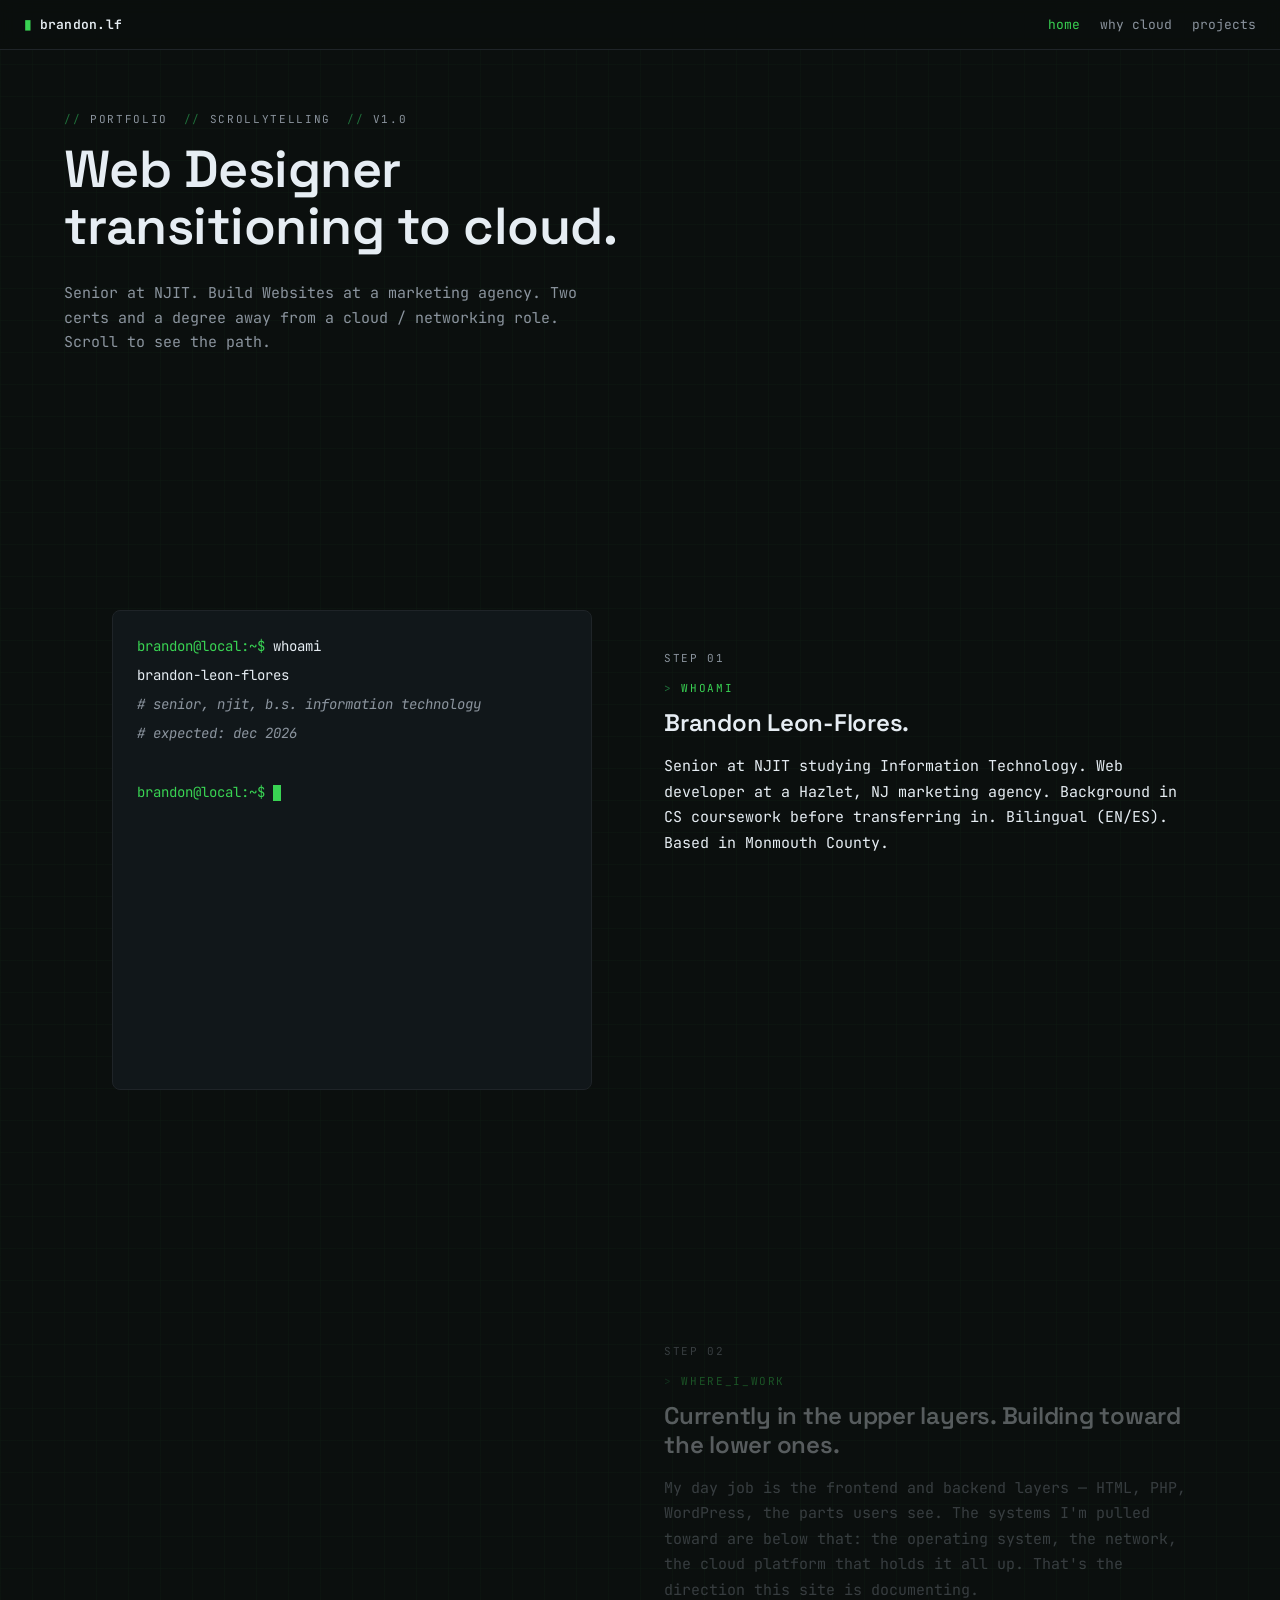
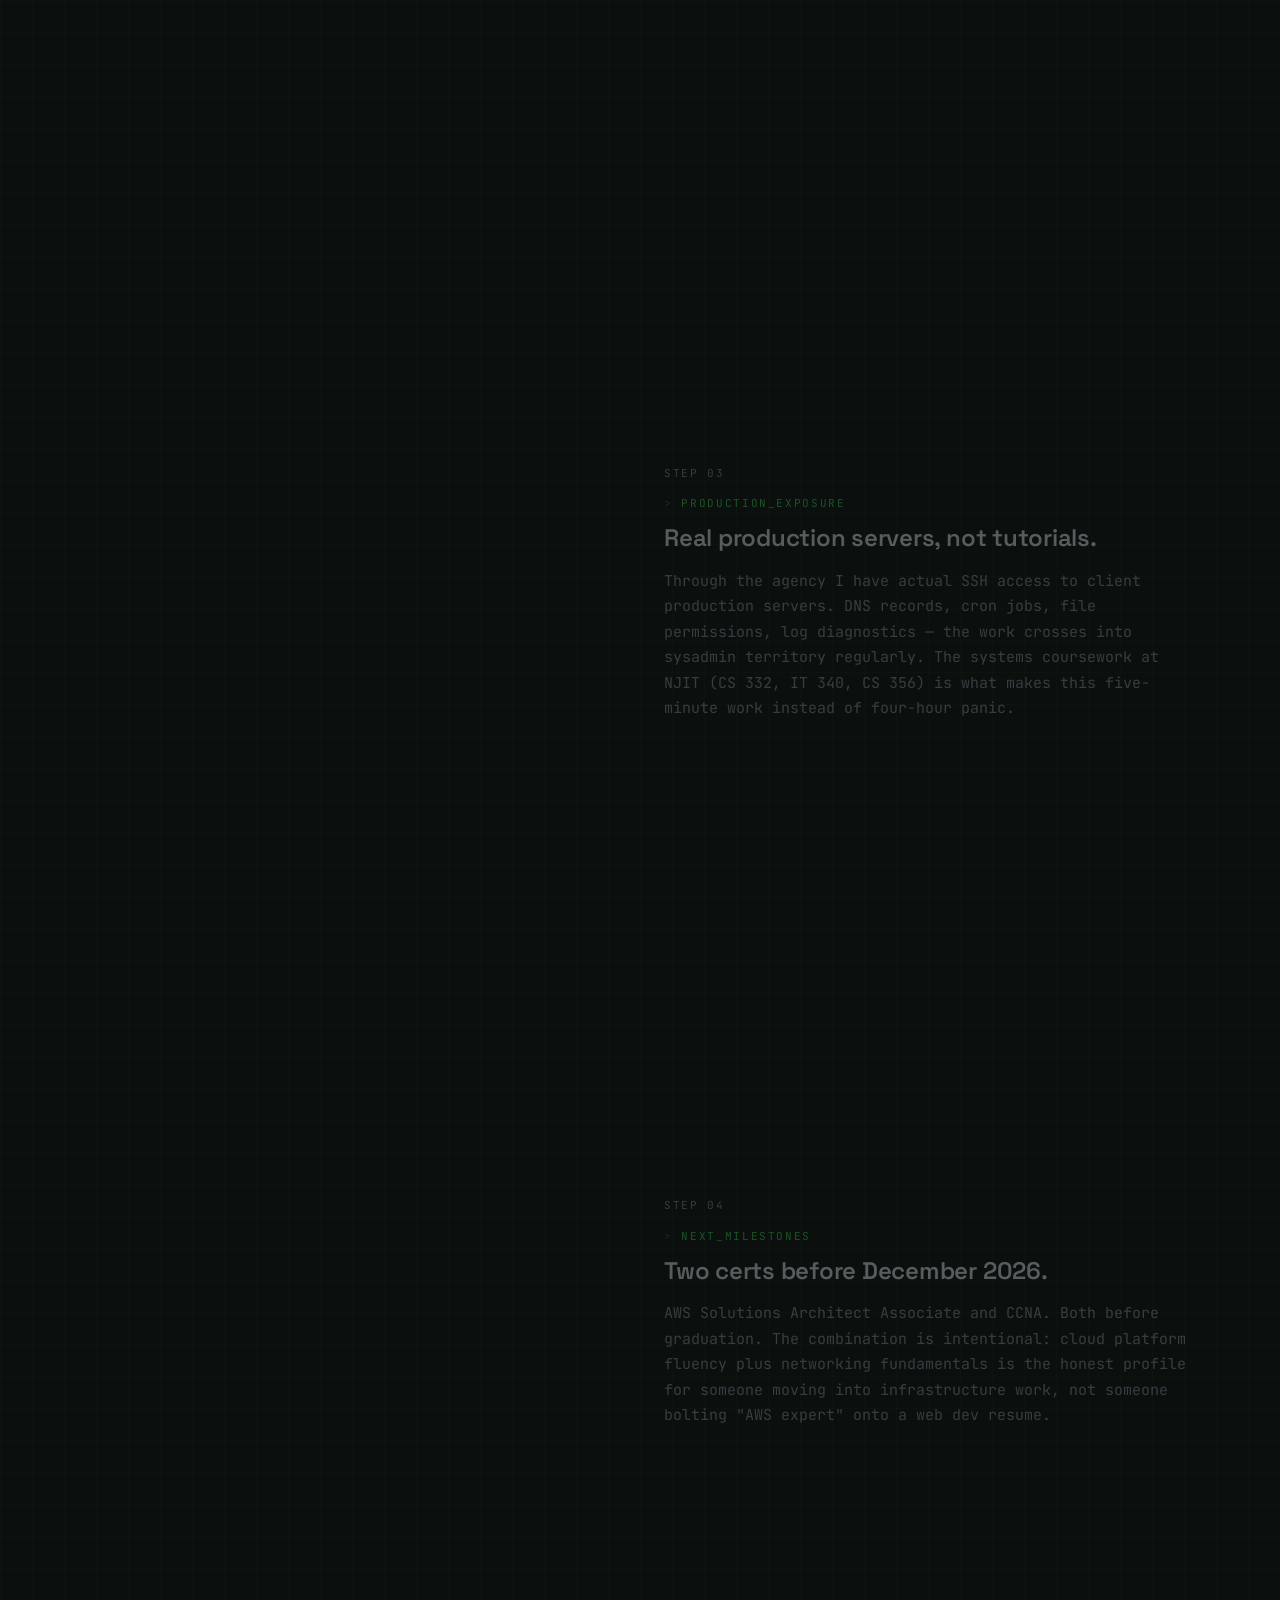
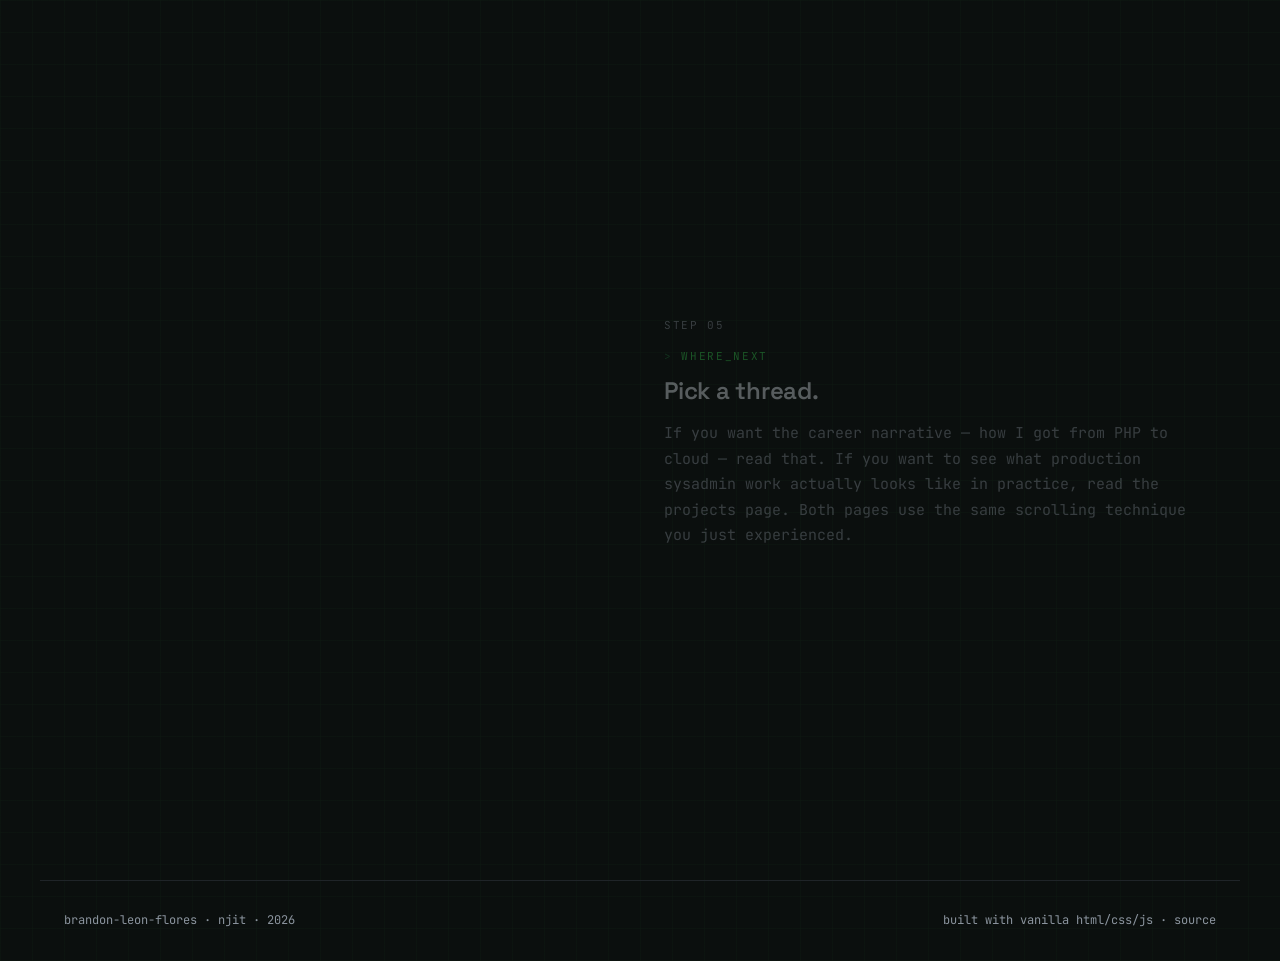
<file: index.html>
<!doctype html>
<html lang="en">
<head>
<meta charset="utf-8" />
<meta name="viewport" content="width=device-width, initial-scale=1" />
<title>Brandon Leon-Flores — Web → Cloud</title>
<meta name="description" content="Senior IT student at NJIT transitioning from web development toward cloud and networking infrastructure." />
<link rel="preconnect" href="https://fonts.googleapis.com" />
<link rel="preconnect" href="https://fonts.gstatic.com" crossorigin />
<link href="https://fonts.googleapis.com/css2?family=JetBrains+Mono:wght@400;500;600&family=Space+Grotesk:wght@500;600;700&display=swap" rel="stylesheet" />
<link rel="stylesheet" href="styles.css" />
</head>
<body>

<header class="topbar">
  <a href="index.html" class="topbar__brand">brandon.lf</a>
  <nav class="topbar__nav" aria-label="Main">
    <a href="index.html" class="active">home</a>
    <a href="why-cloud.html">why cloud</a>
    <a href="projects.html">projects</a>
  </nav>
</header>

<section class="intro">
  <div class="intro__meta">
    <span>portfolio</span>
    <span>scrollytelling </span>
    <span>v1.0</span>
  </div>
  <h1>Web Designer<br />transitioning to cloud.</h1>
  <p style="color: var(--text-dim); max-width: 60ch;">
    Senior at NJIT. Build Websites at a marketing agency. Two certs and a degree away from a cloud / networking role. Scroll to see the path.
  </p>
</section>

<section class="scrolly" aria-label="Story sequence">

  <!-- Sticky visual column -->
  <div class="scrolly__sticky">
    <div class="scrolly__visual">

      <!-- Step 1: terminal whoami -->
      <div class="visual-state" data-state="1">
        <div class="terminal">
          <div class="terminal__line"><span class="terminal__prompt">brandon@local:~$</span> whoami</div>
          <div class="terminal__line">brandon-leon-flores</div>
          <div class="terminal__line"><span class="terminal__comment"># senior, njit, b.s. information technology</span></div>
          <div class="terminal__line"><span class="terminal__comment"># expected: dec 2026</span></div>
          <div class="terminal__line">&nbsp;</div>
          <div class="terminal__line"><span class="terminal__prompt">brandon@local:~$</span> <span class="terminal__cursor"></span></div>
        </div>
      </div>

      <!-- Step 2: stack -->
      <div class="visual-state" data-state="2">
        <div class="stack" aria-label="Tech stack focus">
          <div class="stack__layer">Frontend &nbsp;·&nbsp; HTML / CSS / JS</div>
          <div class="stack__layer">Backend &nbsp;·&nbsp; PHP / WordPress / Spring</div>
          <div class="stack__layer highlight">Operating System &nbsp;·&nbsp; Linux / sysadmin</div>
          <div class="stack__layer highlight">Network &nbsp;·&nbsp; DNS / routing / wireless</div>
          <div class="stack__layer highlight">Cloud &nbsp;·&nbsp; AWS (in progress)</div>
        </div>
      </div>

      <!-- Step 3: production server -->
      <div class="visual-state" data-state="3">
        <div class="terminal">
          <div class="terminal__line"><span class="terminal__prompt">user@prod-www:~$</span> crontab -l</div>
          <div class="terminal__line">0 3 * * *  /usr/local/bin/backup.sh</div>
          <div class="terminal__line">15 * * * * /usr/local/bin/cache-clear.sh</div>
          <div class="terminal__line">&nbsp;</div>
          <div class="terminal__line"><span class="terminal__prompt">user@prod-www:~$</span> dig client.com MX</div>
          <div class="terminal__line"><span class="terminal__comment">;; ANSWER SECTION:</span></div>
          <div class="terminal__line">client.com. 3600 IN MX 10 mail.client.com.</div>
          <div class="terminal__line">&nbsp;</div>
          <div class="terminal__line"><span class="terminal__prompt">user@prod-www:~$</span> <span class="terminal__cursor"></span></div>
        </div>
      </div>

      <!-- Step 4: certs -->
      <div class="visual-state" data-state="4">
        <div class="certs">
          <div class="cert">
            <div class="cert__name">AWS SAA</div>
            <div class="cert__org">Solutions Architect Associate</div>
            <div class="cert__status">in progress</div>
            <div class="cert__bar"><div class="cert__bar-fill" style="width: 35%"></div></div>
          </div>
          <div class="cert">
            <div class="cert__name">CCNA</div>
            <div class="cert__org">Cisco Certified Network Associate</div>
            <div class="cert__status">in progress</div>
            <div class="cert__bar"><div class="cert__bar-fill" style="width: 20%"></div></div>
          </div>
        </div>
      </div>

      <!-- Step 5: CTA -->
      <div class="visual-state" data-state="5">
        <div class="cta-card">
          <h3>Two ways forward</h3>
          <p style="color: var(--text-dim); font-size: 13px; margin-bottom: 0;">Pick the one you want to read.</p>
          <div class="cta-card__links">
            <a href="why-cloud.html" data-link-to="why-cloud.html">→ The career narrative</a>
            <a href="projects.html" data-link-to="projects.html">→ One project in detail</a>
          </div>
        </div>
      </div>

    </div>
  </div>

  <!-- Scrolling steps column -->
  <div class="scrolly__steps">

    <div class="step" id="step-1" data-step="1">
      <div class="step__num">01</div>
      <div class="section-label">whoami</div>
      <h2 class="step__title">Brandon Leon-Flores.</h2>
      <p class="step__body">Senior at NJIT studying Information Technology. Web developer at a Hazlet, NJ marketing agency. Background in CS coursework before transferring in. Bilingual (EN/ES). Based in Monmouth County.</p>
    </div>

    <div class="step" id="step-2" data-step="2">
      <div class="step__num">02</div>
      <div class="section-label">where_i_work</div>
      <h2 class="step__title">Currently in the upper layers. Building toward the lower ones.</h2>
      <p class="step__body">My day job is the frontend and backend layers — HTML, PHP, WordPress, the parts users see. The systems I'm pulled toward are below that: the operating system, the network, the cloud platform that holds it all up. That's the direction this site is documenting.</p>
    </div>

    <div class="step" id="step-3" data-step="3">
      <div class="step__num">03</div>
      <div class="section-label">production_exposure</div>
      <h2 class="step__title">Real production servers, not tutorials.</h2>
      <p class="step__body">Through the agency I have actual SSH access to client production servers. DNS records, cron jobs, file permissions, log diagnostics — the work crosses into sysadmin territory regularly. The systems coursework at NJIT (CS 332, IT 340, CS 356) is what makes this five-minute work instead of four-hour panic.</p>
    </div>

    <div class="step" id="step-4" data-step="4">
      <div class="step__num">04</div>
      <div class="section-label">next_milestones</div>
      <h2 class="step__title">Two certs before December 2026.</h2>
      <p class="step__body">AWS Solutions Architect Associate and CCNA. Both before graduation. The combination is intentional: cloud platform fluency plus networking fundamentals is the honest profile for someone moving into infrastructure work, not someone bolting "AWS expert" onto a web dev resume.</p>
    </div>

    <div class="step" id="step-5" data-step="5">
      <div class="step__num">05</div>
      <div class="section-label">where_next</div>
      <h2 class="step__title">Pick a thread.</h2>
      <p class="step__body">If you want the career narrative — how I got from PHP to cloud — read that. If you want to see what production sysadmin work actually looks like in practice, read the projects page. Both pages use the same scrolling technique you just experienced.</p>
    </div>

  </div>
</section>

<footer class="footer">
  <div>brandon-leon-flores · njit · 2026</div>
  <div>built with vanilla html/css/js · <a href="https://github.com" style="color: var(--text-dim); border: none;">source</a></div>
</footer>

<script src="scrolly.js"></script>
</body>
</html>
</file>
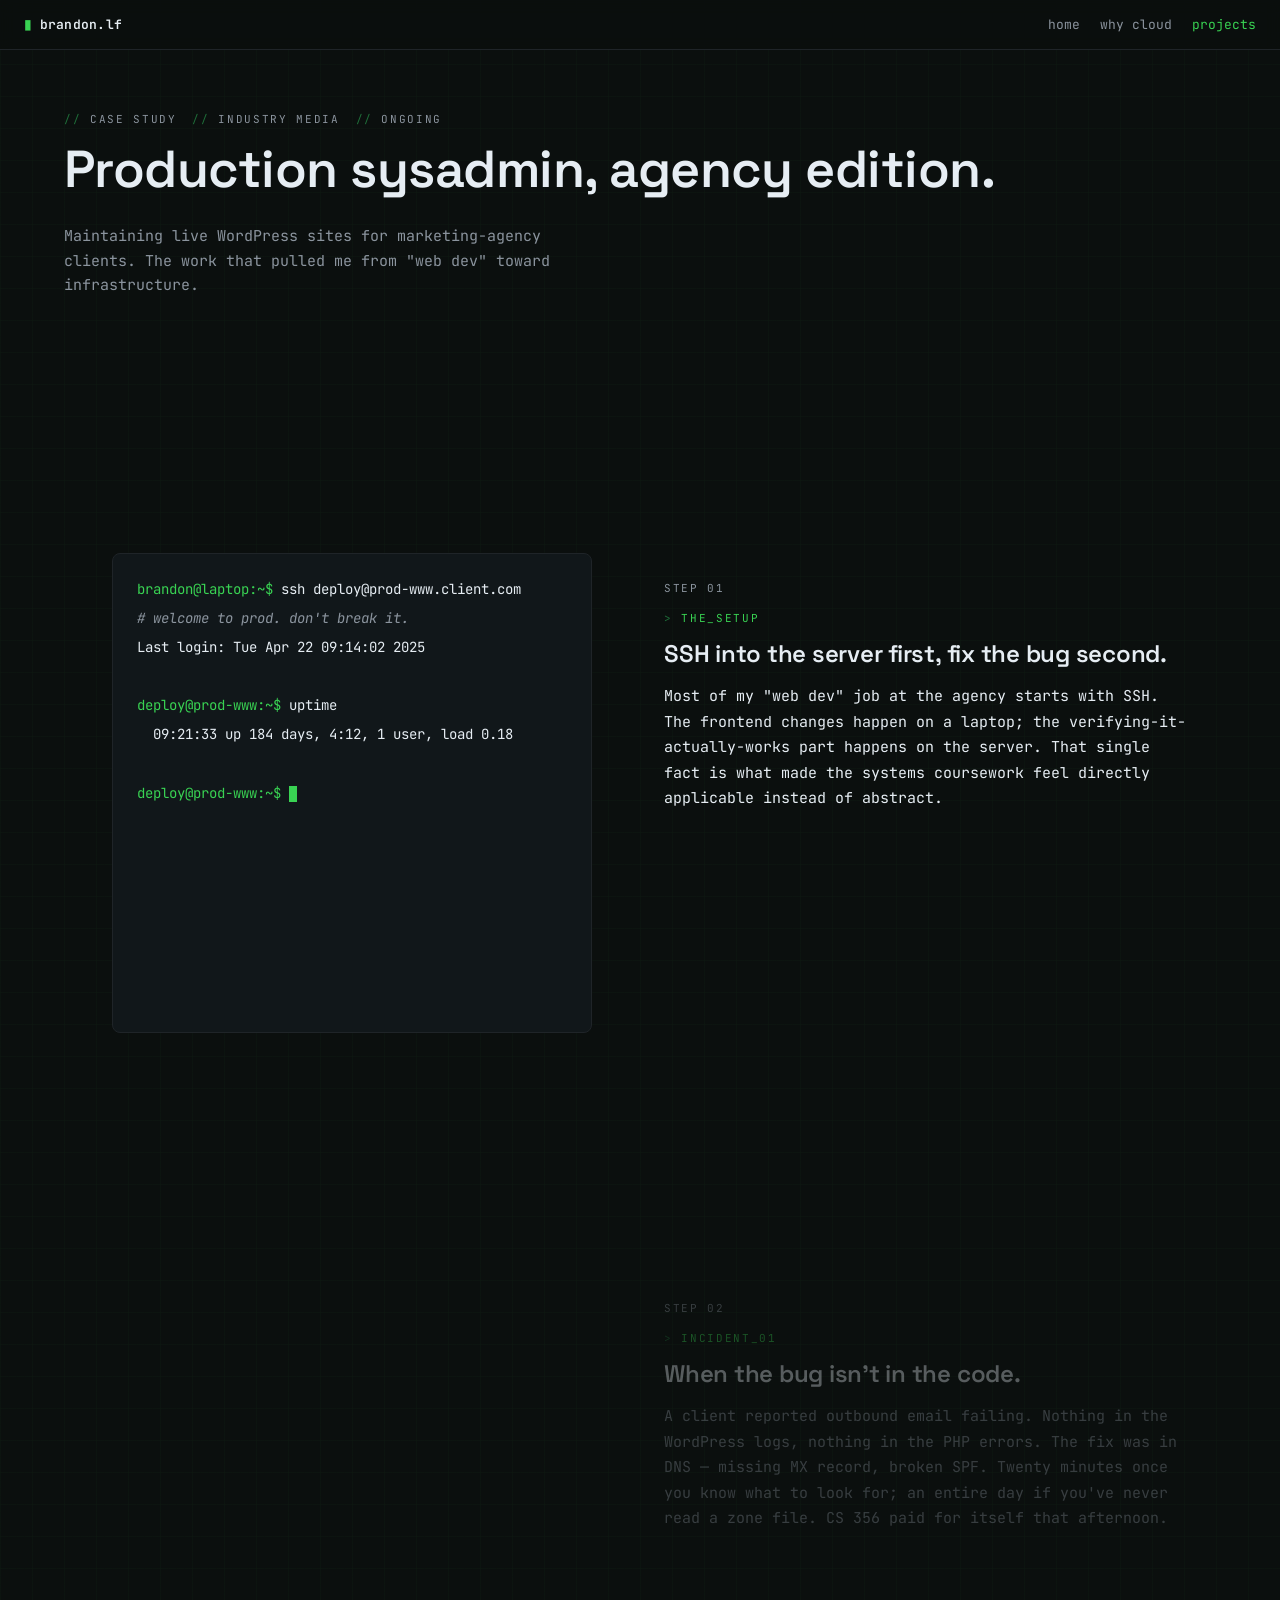
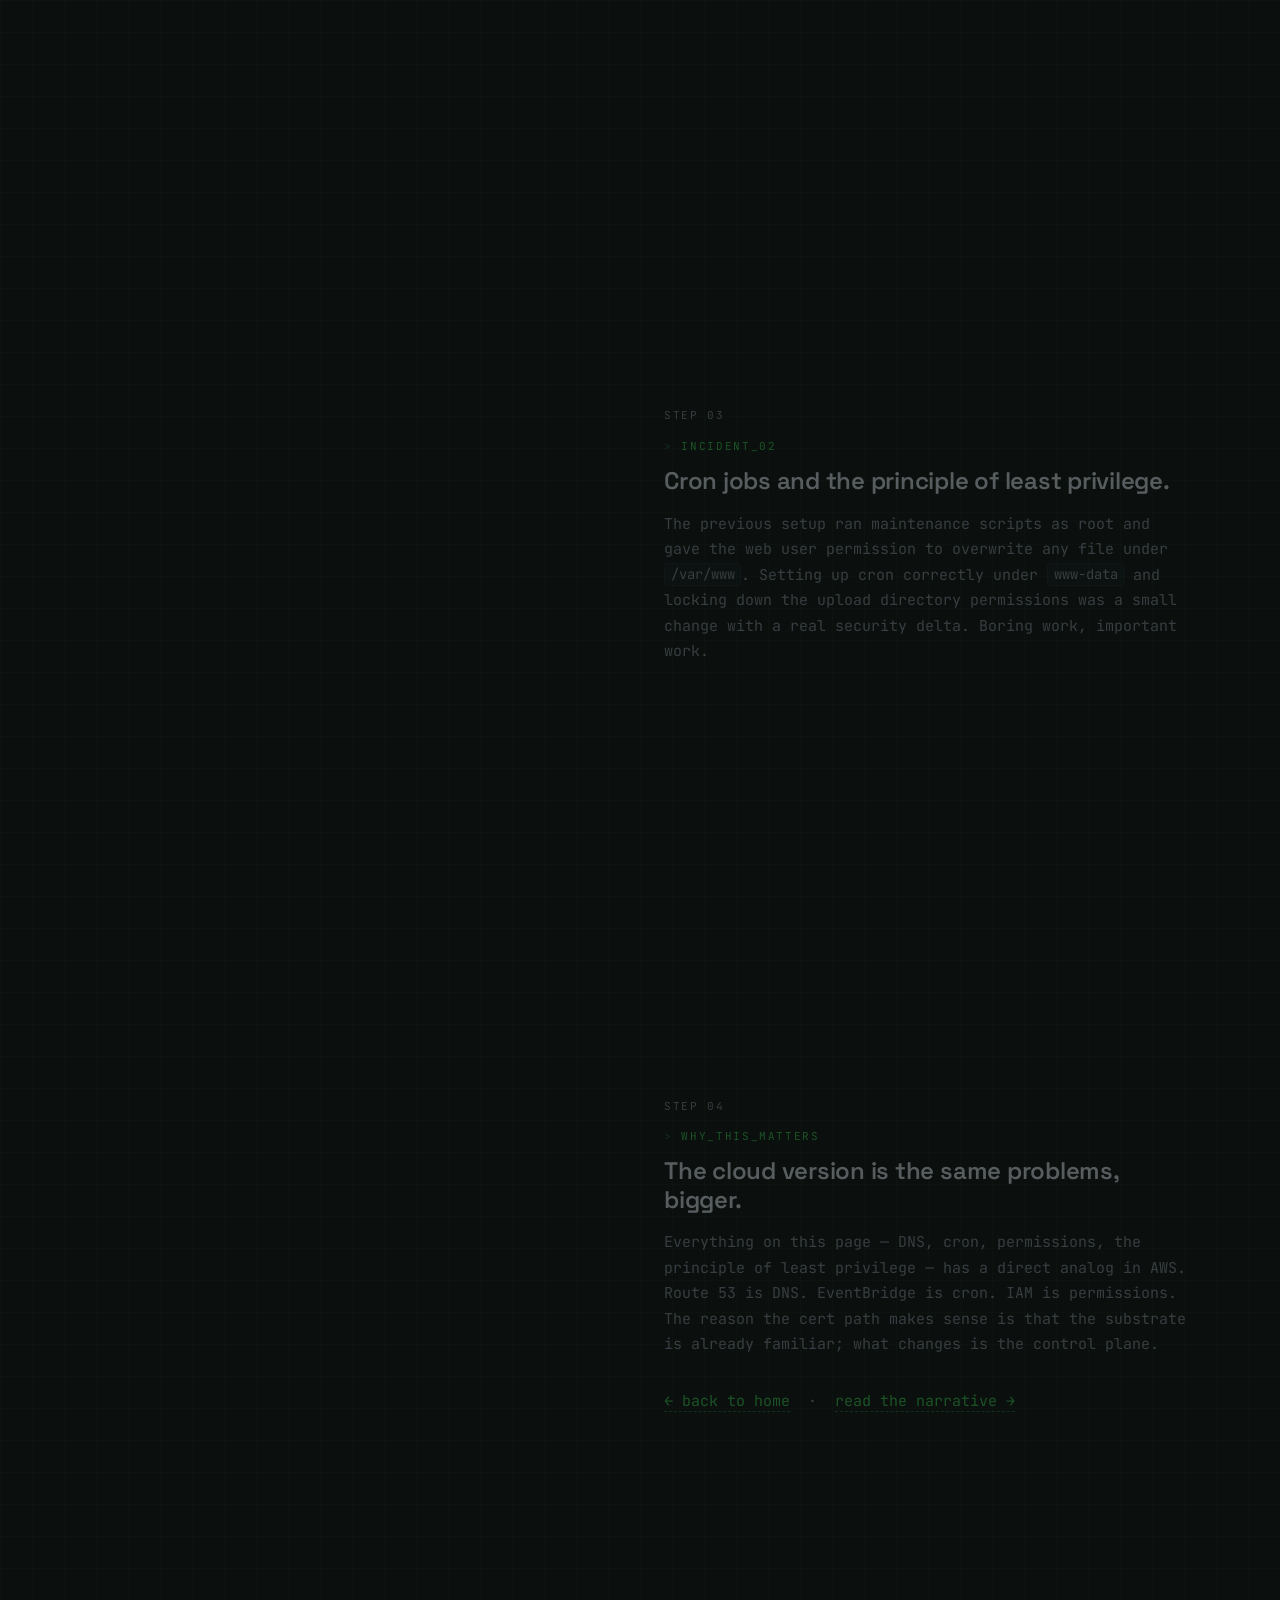
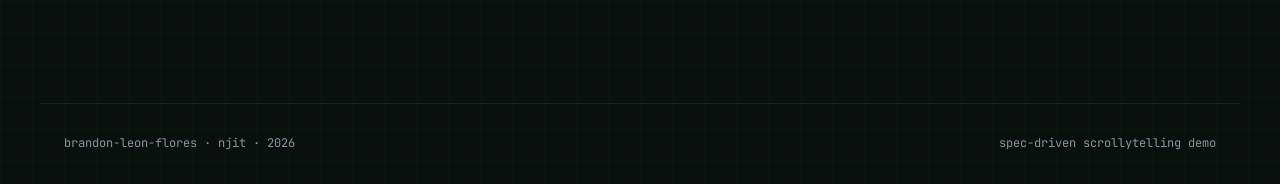
<file: projects.html>
<!doctype html>
<html lang="en">
<head>
<meta charset="utf-8" />
<meta name="viewport" content="width=device-width, initial-scale=1" />
<title>Projects — Brandon Leon-Flores</title>
<meta name="description" content="Production sysadmin work at Industry Media — a focused case study." />
<link rel="preconnect" href="https://fonts.googleapis.com" />
<link rel="preconnect" href="https://fonts.gstatic.com" crossorigin />
<link href="https://fonts.googleapis.com/css2?family=JetBrains+Mono:wght@400;500;600&family=Space+Grotesk:wght@500;600;700&display=swap" rel="stylesheet" />
<link rel="stylesheet" href="styles.css" />
</head>
<body>

<header class="topbar">
  <a href="index.html" class="topbar__brand">brandon.lf</a>
  <nav class="topbar__nav" aria-label="Main">
    <a href="index.html">home</a>
    <a href="why-cloud.html">why cloud</a>
    <a href="projects.html" class="active">projects</a>
  </nav>
</header>

<section class="intro">
  <div class="intro__meta">
    <span>case study</span>
    <span>industry media</span>
    <span>ongoing</span>
  </div>
  <h1>Production sysadmin, agency edition.</h1>
  <p style="color: var(--text-dim); max-width: 60ch;">
    Maintaining live WordPress sites for marketing-agency clients. The work that pulled me from "web dev" toward infrastructure.
  </p>
</section>

<section class="scrolly" aria-label="Project case study">

  <div class="scrolly__sticky">
    <div class="scrolly__visual">

      <!-- Step 1: SSH into prod -->
      <div class="visual-state" data-state="1">
        <div class="terminal">
          <div class="terminal__line"><span class="terminal__prompt">brandon@laptop:~$</span> ssh deploy@prod-www.client.com</div>
          <div class="terminal__line"><span class="terminal__comment"># welcome to prod. don't break it.</span></div>
          <div class="terminal__line">Last login: Tue Apr 22 09:14:02 2025</div>
          <div class="terminal__line">&nbsp;</div>
          <div class="terminal__line"><span class="terminal__prompt">deploy@prod-www:~$</span> uptime</div>
          <div class="terminal__line">&nbsp; 09:21:33 up 184 days,  4:12,  1 user,  load 0.18</div>
          <div class="terminal__line">&nbsp;</div>
          <div class="terminal__line"><span class="terminal__prompt">deploy@prod-www:~$</span> <span class="terminal__cursor"></span></div>
        </div>
      </div>

      <!-- Step 2: DNS records -->
      <div class="visual-state" data-state="2">
        <div class="code-block"><span class="com">; client.com — fixing email delivery</span>
<span class="com">; symptom: outbound mail bouncing</span>

client.com.       3600  IN  <span class="kw">A</span>     <span class="str">192.0.2.45</span>
client.com.       3600  IN  <span class="kw">MX</span>  10 <span class="str">mail.client.com.</span>
client.com.       3600  IN  <span class="kw">TXT</span>   <span class="str">"v=spf1 include:_spf.google.com ~all"</span>
mail.client.com.  3600  IN  <span class="kw">A</span>     <span class="str">192.0.2.46</span>

<span class="com">; root cause: missing MX, SPF mismatch</span>
<span class="com">; fix time: ~10 min once you can read DNS</span></div>
      </div>

      <!-- Step 3: cron + perms -->
      <div class="visual-state" data-state="3">
        <div class="code-block"><span class="com"># /etc/cron.d/site-maintenance</span>
<span class="com"># run as the web user, not root</span>

<span class="kw">0 3</span>   * * *  www-data  /usr/local/bin/backup-site.sh
<span class="kw">15 *</span>  * * *  www-data  /usr/local/bin/clear-cache.sh
<span class="kw">30 4</span>  * * 0  www-data  /usr/local/bin/log-rotate.sh

<span class="com"># tighten upload dir perms</span>
<span class="kw">$</span> chown -R www-data:www-data /var/www/site/uploads
<span class="kw">$</span> find /var/www/site/uploads -type f -exec chmod 644 {} \;
<span class="kw">$</span> find /var/www/site/uploads -type d -exec chmod 755 {} \;</div>
      </div>

      <!-- Step 4: summary -->
      <div class="visual-state" data-state="4">
        <div class="summary">
          <div class="section-label">takeaway</div>
          <h3>What this taught me.</h3>
          <p>Production servers don't care how clean your code is. They care whether the cron actually ran, whether the permissions actually let the web user write to that directory, whether DNS actually propagated. Same skills, applied at small scale. The cloud version is the same problems with more zeros — and a control plane.</p>
        </div>
      </div>

    </div>
  </div>

  <div class="scrolly__steps">

    <div class="step" id="step-1" data-step="1">
      <div class="step__num">01</div>
      <div class="section-label">the_setup</div>
      <h2 class="step__title">SSH into the server first, fix the bug second.</h2>
      <p class="step__body">Most of my "web dev" job at the agency starts with SSH. The frontend changes happen on a laptop; the verifying-it-actually-works part happens on the server. That single fact is what made the systems coursework feel directly applicable instead of abstract.</p>
    </div>

    <div class="step" id="step-2" data-step="2">
      <div class="step__num">02</div>
      <div class="section-label">incident_01</div>
      <h2 class="step__title">When the bug isn't in the code.</h2>
      <p class="step__body">A client reported outbound email failing. Nothing in the WordPress logs, nothing in the PHP errors. The fix was in DNS — missing MX record, broken SPF. Twenty minutes once you know what to look for; an entire day if you've never read a zone file. CS 356 paid for itself that afternoon.</p>
    </div>

    <div class="step" id="step-3" data-step="3">
      <div class="step__num">03</div>
      <div class="section-label">incident_02</div>
      <h2 class="step__title">Cron jobs and the principle of least privilege.</h2>
      <p class="step__body">The previous setup ran maintenance scripts as root and gave the web user permission to overwrite any file under <code>/var/www</code>. Setting up cron correctly under <code>www-data</code> and locking down the upload directory permissions was a small change with a real security delta. Boring work, important work.</p>
    </div>

    <div class="step" id="step-4" data-step="4">
      <div class="step__num">04</div>
      <div class="section-label">why_this_matters</div>
      <h2 class="step__title">The cloud version is the same problems, bigger.</h2>
      <p class="step__body">Everything on this page — DNS, cron, permissions, the principle of least privilege — has a direct analog in AWS. Route 53 is DNS. EventBridge is cron. IAM is permissions. The reason the cert path makes sense is that the substrate is already familiar; what changes is the control plane.</p>
      <p class="step__body" style="margin-top: 16px;">
        <a href="index.html" data-link-to="index.html">← back to home</a> &nbsp;·&nbsp;
        <a href="why-cloud.html" data-link-to="why-cloud.html">read the narrative →</a>
      </p>
    </div>

  </div>
</section>

<footer class="footer">
  <div>brandon-leon-flores · njit · 2026</div>
  <div>spec-driven scrollytelling demo</div>
</footer>

<script src="scrolly.js"></script>
</body>
</html>
</file>
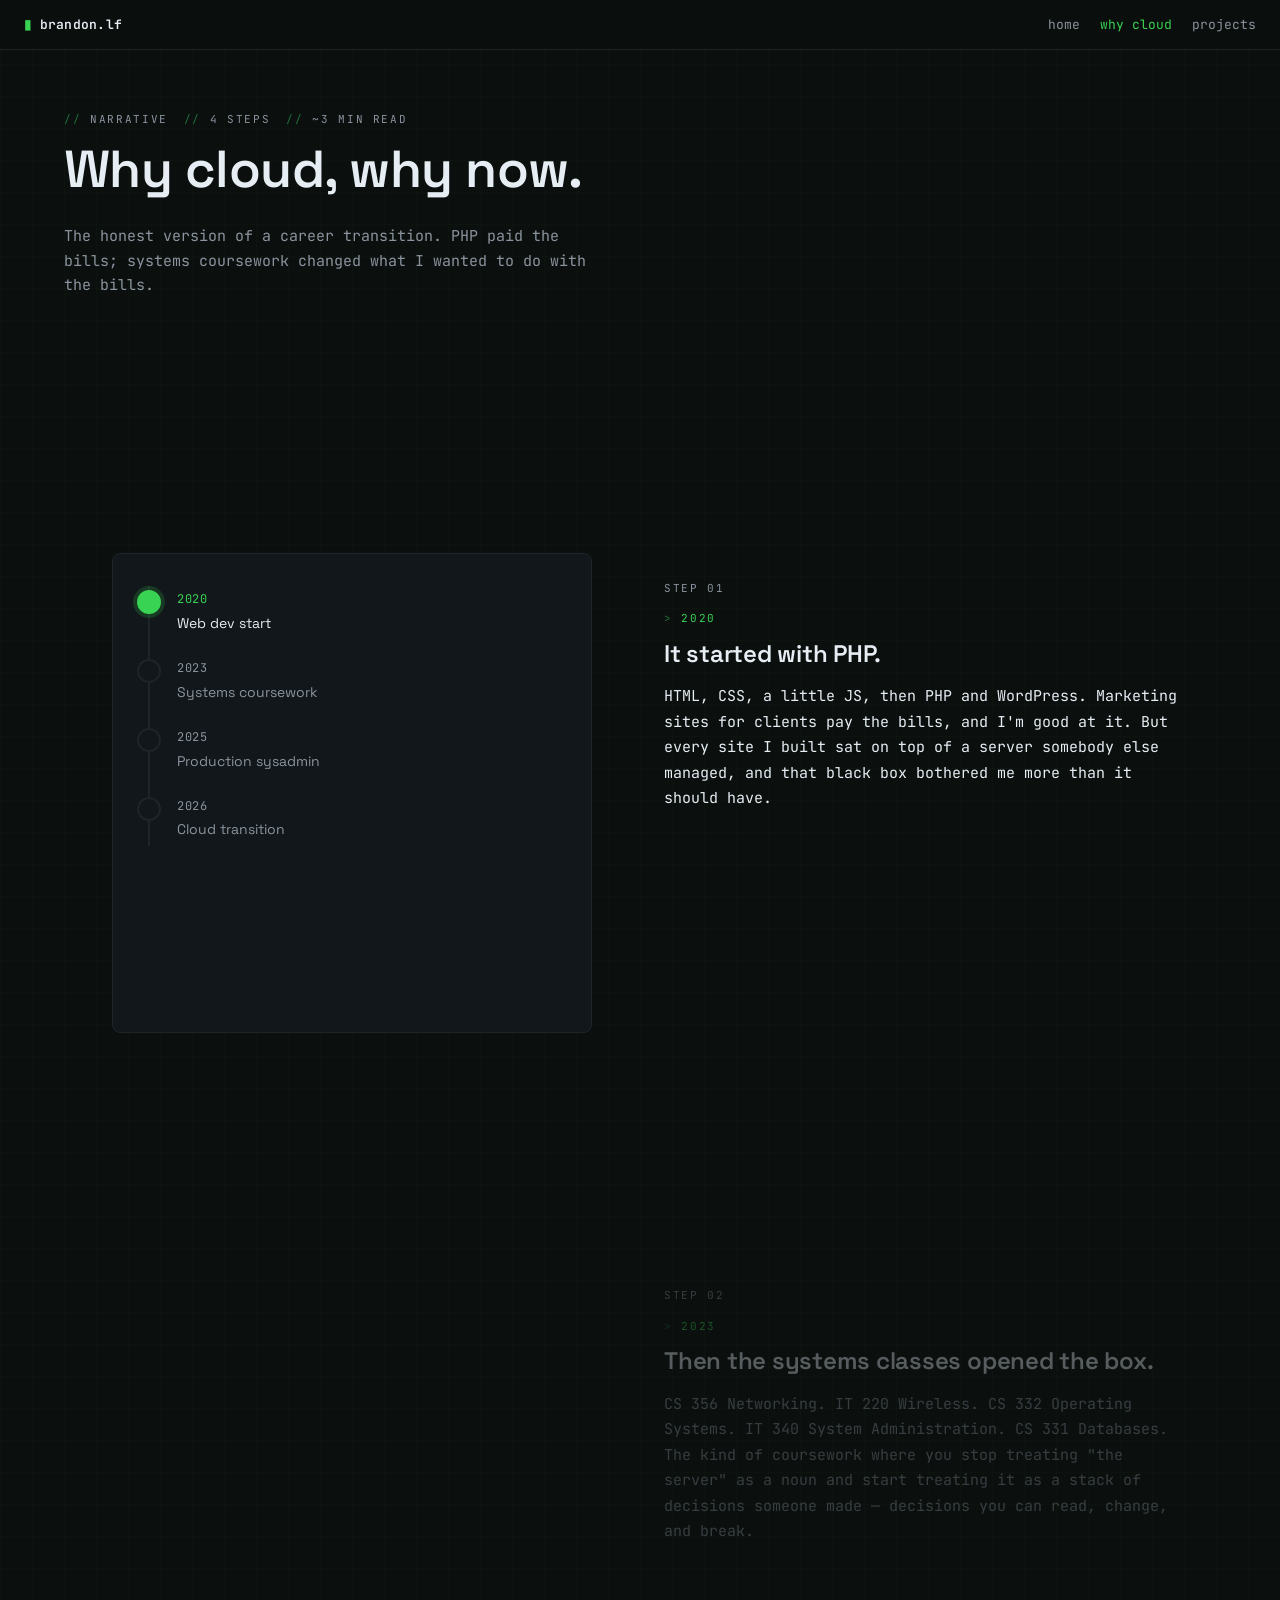
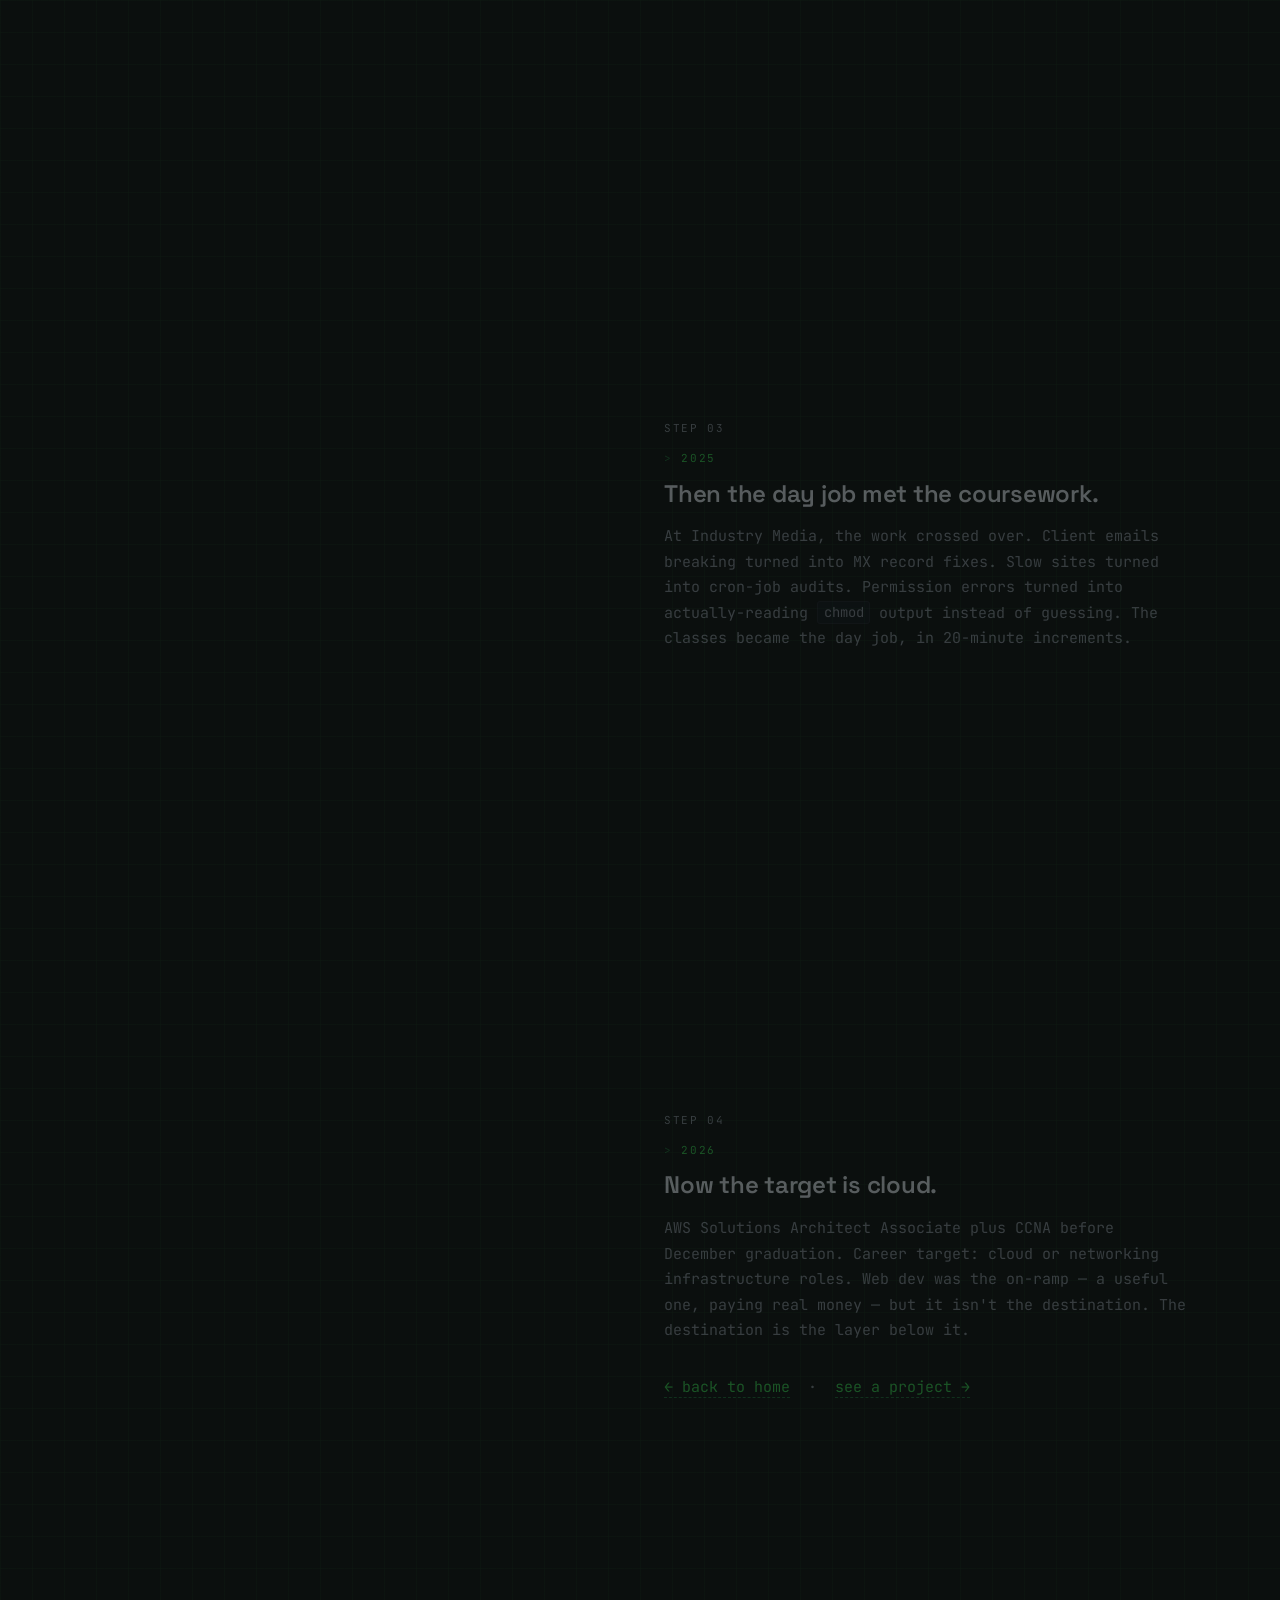
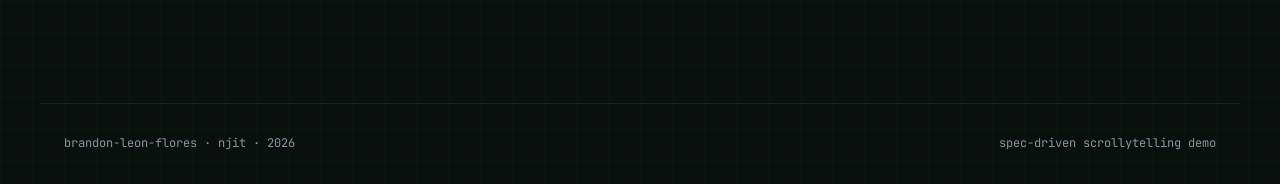
<file: why-cloud.html>
<!doctype html>
<html lang="en">
<head>
<meta charset="utf-8" />
<meta name="viewport" content="width=device-width, initial-scale=1" />
<title>Why Cloud — Brandon Leon-Flores</title>
<meta name="description" content="Career narrative: how I went from PHP/WordPress to cloud and networking infrastructure." />
<link rel="preconnect" href="https://fonts.googleapis.com" />
<link rel="preconnect" href="https://fonts.gstatic.com" crossorigin />
<link href="https://fonts.googleapis.com/css2?family=JetBrains+Mono:wght@400;500;600&family=Space+Grotesk:wght@500;600;700&display=swap" rel="stylesheet" />
<link rel="stylesheet" href="styles.css" />
</head>
<body>

<header class="topbar">
  <a href="index.html" class="topbar__brand">brandon.lf</a>
  <nav class="topbar__nav" aria-label="Main">
    <a href="index.html">home</a>
    <a href="why-cloud.html" class="active">why cloud</a>
    <a href="projects.html">projects</a>
  </nav>
</header>

<section class="intro">
  <div class="intro__meta">
    <span>narrative</span>
    <span>4 steps</span>
    <span>~3 min read</span>
  </div>
  <h1>Why cloud, why now.</h1>
  <p style="color: var(--text-dim); max-width: 60ch;">
    The honest version of a career transition. PHP paid the bills; systems coursework changed what I wanted to do with the bills.
  </p>
</section>

<section class="scrolly" aria-label="Career timeline">

  <div class="scrolly__sticky">
    <div class="scrolly__visual">

      <!-- Single timeline that highlights different nodes per step -->
      <div class="visual-state is-active" data-state="1">
        <div class="timeline">
          <div class="timeline__node highlight" data-year="1">
            <div class="timeline__dot"></div>
            <div>
              <div class="timeline__year">2020</div>
              <div class="timeline__label">Web dev start</div>
            </div>
          </div>
          <div class="timeline__node" data-year="2">
            <div class="timeline__dot"></div>
            <div>
              <div class="timeline__year">2023</div>
              <div class="timeline__label">Systems coursework</div>
            </div>
          </div>
          <div class="timeline__node" data-year="3">
            <div class="timeline__dot"></div>
            <div>
              <div class="timeline__year">2025</div>
              <div class="timeline__label">Production sysadmin</div>
            </div>
          </div>
          <div class="timeline__node" data-year="4">
            <div class="timeline__dot"></div>
            <div>
              <div class="timeline__year">2026</div>
              <div class="timeline__label">Cloud transition</div>
            </div>
          </div>
        </div>
      </div>

      <div class="visual-state" data-state="2">
        <div class="timeline">
          <div class="timeline__node">
            <div class="timeline__dot"></div>
            <div><div class="timeline__year">2020</div><div class="timeline__label">Web dev start</div></div>
          </div>
          <div class="timeline__node highlight">
            <div class="timeline__dot"></div>
            <div><div class="timeline__year">2023</div><div class="timeline__label">Systems coursework</div></div>
          </div>
          <div class="timeline__node">
            <div class="timeline__dot"></div>
            <div><div class="timeline__year">2025</div><div class="timeline__label">Production sysadmin</div></div>
          </div>
          <div class="timeline__node">
            <div class="timeline__dot"></div>
            <div><div class="timeline__year">2026</div><div class="timeline__label">Cloud transition</div></div>
          </div>
        </div>
      </div>

      <div class="visual-state" data-state="3">
        <div class="timeline">
          <div class="timeline__node">
            <div class="timeline__dot"></div>
            <div><div class="timeline__year">2020</div><div class="timeline__label">Web dev start</div></div>
          </div>
          <div class="timeline__node">
            <div class="timeline__dot"></div>
            <div><div class="timeline__year">2023</div><div class="timeline__label">Systems coursework</div></div>
          </div>
          <div class="timeline__node highlight">
            <div class="timeline__dot"></div>
            <div><div class="timeline__year">2025</div><div class="timeline__label">Production sysadmin</div></div>
          </div>
          <div class="timeline__node">
            <div class="timeline__dot"></div>
            <div><div class="timeline__year">2026</div><div class="timeline__label">Cloud transition</div></div>
          </div>
        </div>
      </div>

      <div class="visual-state" data-state="4">
        <div class="timeline">
          <div class="timeline__node">
            <div class="timeline__dot"></div>
            <div><div class="timeline__year">2020</div><div class="timeline__label">Web dev start</div></div>
          </div>
          <div class="timeline__node">
            <div class="timeline__dot"></div>
            <div><div class="timeline__year">2023</div><div class="timeline__label">Systems coursework</div></div>
          </div>
          <div class="timeline__node">
            <div class="timeline__dot"></div>
            <div><div class="timeline__year">2025</div><div class="timeline__label">Production sysadmin</div></div>
          </div>
          <div class="timeline__node highlight">
            <div class="timeline__dot"></div>
            <div><div class="timeline__year">2026</div><div class="timeline__label">Cloud transition</div></div>
          </div>
        </div>
      </div>

    </div>
  </div>

  <div class="scrolly__steps">

    <div class="step" id="step-1" data-step="1">
      <div class="step__num">01</div>
      <div class="section-label">2020</div>
      <h2 class="step__title">It started with PHP.</h2>
      <p class="step__body">HTML, CSS, a little JS, then PHP and WordPress. Marketing sites for clients pay the bills, and I'm good at it. But every site I built sat on top of a server somebody else managed, and that black box bothered me more than it should have.</p>
    </div>

    <div class="step" id="step-2" data-step="2">
      <div class="step__num">02</div>
      <div class="section-label">2023</div>
      <h2 class="step__title">Then the systems classes opened the box.</h2>
      <p class="step__body">CS 356 Networking. IT 220 Wireless. CS 332 Operating Systems. IT 340 System Administration. CS 331 Databases. The kind of coursework where you stop treating "the server" as a noun and start treating it as a stack of decisions someone made — decisions you can read, change, and break.</p>
    </div>

    <div class="step" id="step-3" data-step="3">
      <div class="step__num">03</div>
      <div class="section-label">2025</div>
      <h2 class="step__title">Then the day job met the coursework.</h2>
      <p class="step__body">At Industry Media, the work crossed over. Client emails breaking turned into MX record fixes. Slow sites turned into cron-job audits. Permission errors turned into actually-reading <code>chmod</code> output instead of guessing. The classes became the day job, in 20-minute increments.</p>
    </div>

    <div class="step" id="step-4" data-step="4">
      <div class="step__num">04</div>
      <div class="section-label">2026</div>
      <h2 class="step__title">Now the target is cloud.</h2>
      <p class="step__body">AWS Solutions Architect Associate plus CCNA before December graduation. Career target: cloud or networking infrastructure roles. Web dev was the on-ramp — a useful one, paying real money — but it isn't the destination. The destination is the layer below it.</p>
      <p class="step__body" style="margin-top: 16px;">
        <a href="index.html" data-link-to="index.html">← back to home</a> &nbsp;·&nbsp;
        <a href="projects.html" data-link-to="projects.html">see a project →</a>
      </p>
    </div>

  </div>
</section>

<footer class="footer">
  <div>brandon-leon-flores · njit · 2026</div>
  <div>spec-driven scrollytelling demo</div>
</footer>

<script src="scrolly.js"></script>
</body>
</html>
</file>
<file: styles.css>
/* ============================================
   Scrollytelling Portfolio — Shared Styles
   Brandon Leon-Flores
   ============================================ */

/* --- Tokens --- */
:root {
  --bg: #0b0f0e;
  --surface: #11171a;
  --surface-2: #161d22;
  --text: #e6edf3;
  --text-dim: #8b949e;
  --accent: #39d353;
  --accent-dim: #1f6f3a;
  --border: #1f2428;
  --border-bright: #2d343a;

  --font-mono: "JetBrains Mono", ui-monospace, "SF Mono", Menlo, monospace;
  --font-display: "Space Grotesk", system-ui, sans-serif;

  --max-content: 1200px;
}

/* --- Reset + base --- */
*, *::before, *::after { box-sizing: border-box; }

html {
  scroll-behavior: smooth;
}

body {
  margin: 0;
  background: var(--bg);
  color: var(--text);
  font-family: var(--font-mono);
  font-size: 15px;
  line-height: 1.65;
  -webkit-font-smoothing: antialiased;
  background-image:
    linear-gradient(rgba(57, 211, 83, 0.025) 1px, transparent 1px),
    linear-gradient(90deg, rgba(57, 211, 83, 0.025) 1px, transparent 1px);
  background-size: 32px 32px;
}

a {
  color: var(--accent);
  text-decoration: none;
  border-bottom: 1px dashed var(--accent-dim);
  transition: color 120ms ease, border-color 120ms ease;
}
a:hover {
  color: #6fe783;
  border-bottom-color: var(--accent);
}

h1, h2, h3 {
  font-family: var(--font-display);
  font-weight: 600;
  letter-spacing: -0.01em;
  margin: 0 0 0.5em 0;
  color: var(--text);
}

h1 { font-size: clamp(2rem, 5vw, 3.25rem); line-height: 1.1; }
h2 { font-size: clamp(1.4rem, 3vw, 2rem); line-height: 1.2; }
h3 { font-size: 1.15rem; }

p { margin: 0 0 1em 0; }

code {
  font-family: var(--font-mono);
  background: var(--surface);
  padding: 0.1em 0.4em;
  border-radius: 3px;
  border: 1px solid var(--border);
  font-size: 0.92em;
}

/* --- Top bar --- */
.topbar {
  position: sticky;
  top: 0;
  z-index: 50;
  display: flex;
  align-items: center;
  justify-content: space-between;
  padding: 14px 24px;
  background: rgba(11, 15, 14, 0.85);
  backdrop-filter: blur(8px);
  border-bottom: 1px solid var(--border);
  font-size: 13px;
}
.topbar__brand {
  color: var(--text);
  border: none;
  font-weight: 600;
  letter-spacing: 0.02em;
}
.topbar__brand::before {
  content: "▮ ";
  color: var(--accent);
}
.topbar__nav {
  display: flex;
  gap: 20px;
}
.topbar__nav a {
  color: var(--text-dim);
  border: none;
  font-size: 13px;
}
.topbar__nav a:hover { color: var(--accent); }
.topbar__nav a.active { color: var(--accent); }

/* --- Section labels (mono small caps) --- */
.section-label {
  font-family: var(--font-mono);
  font-size: 11px;
  letter-spacing: 0.15em;
  text-transform: uppercase;
  color: var(--accent);
  margin-bottom: 12px;
  display: inline-block;
}
.section-label::before { content: "> "; color: var(--accent-dim); }

/* --- Scrollytelling layout --- */
.scrolly {
  position: relative;
  display: grid;
  grid-template-columns: 1fr 1fr;
  gap: 0;
  max-width: var(--max-content);
  margin: 0 auto;
  padding: 0 24px;
}

.scrolly__sticky {
  position: sticky;
  top: 0;
  height: 100vh;
  display: flex;
  align-items: center;
  justify-content: center;
  padding: 24px;
}

.scrolly__visual {
  width: 100%;
  max-width: 480px;
  aspect-ratio: 1 / 1;
  background: var(--surface);
  border: 1px solid var(--border);
  border-radius: 8px;
  position: relative;
  overflow: hidden;
  display: flex;
  align-items: center;
  justify-content: center;
}

.scrolly__steps {
  display: flex;
  flex-direction: column;
  padding: 0 24px;
}

.step {
  min-height: 80vh;
  display: flex;
  flex-direction: column;
  justify-content: center;
  padding: 40px 0;
  opacity: 0.35;
  transition: opacity 350ms ease;
}
.step.is-active {
  opacity: 1;
}

.step__num {
  font-size: 11px;
  letter-spacing: 0.15em;
  color: var(--text-dim);
  text-transform: uppercase;
  margin-bottom: 12px;
}
.step__num::before { content: "step "; }

.step__title {
  font-family: var(--font-display);
  font-size: 1.5rem;
  margin: 0 0 16px 0;
  color: var(--text);
}

.step__body {
  color: var(--text-dim);
  font-size: 15px;
  line-height: 1.7;
}
.step.is-active .step__body { color: var(--text); }

/* --- Visual states (per step) --- */
.visual-state { display: none; width: 100%; height: 100%; padding: 24px; flex-direction: column; }
.visual-state.is-active { display: flex; }

/* Terminal-style visual */
.terminal {
  font-family: var(--font-mono);
  font-size: 14px;
  width: 100%;
}
.terminal__line { margin-bottom: 6px; color: var(--text); }
.terminal__prompt { color: var(--accent); }
.terminal__cursor {
  display: inline-block;
  width: 8px;
  height: 16px;
  background: var(--accent);
  vertical-align: middle;
  animation: blink 1s steps(1) infinite;
}
@keyframes blink { 50% { opacity: 0; } }

.terminal__comment { color: var(--text-dim); font-style: italic; }

/* Stack diagram */
.stack {
  display: flex;
  flex-direction: column;
  gap: 6px;
  width: 100%;
  align-items: stretch;
}
.stack__layer {
  border: 1px solid var(--border);
  background: var(--surface-2);
  padding: 12px 16px;
  font-size: 13px;
  color: var(--text-dim);
  text-align: center;
  border-radius: 4px;
  transition: all 200ms ease;
}
.stack__layer.highlight {
  border-color: var(--accent);
  color: var(--accent);
  background: rgba(57, 211, 83, 0.06);
}

/* Cert cards */
.certs {
  display: grid;
  grid-template-columns: 1fr 1fr;
  gap: 16px;
  width: 100%;
}
.cert {
  border: 1px solid var(--border);
  background: var(--surface-2);
  padding: 20px 16px;
  border-radius: 6px;
  text-align: center;
}
.cert__name {
  font-family: var(--font-display);
  font-size: 14px;
  margin-bottom: 4px;
  color: var(--text);
}
.cert__org { font-size: 11px; color: var(--text-dim); margin-bottom: 14px; letter-spacing: 0.05em; }
.cert__status {
  font-size: 10px;
  letter-spacing: 0.15em;
  color: var(--accent);
  text-transform: uppercase;
  margin-bottom: 8px;
}
.cert__bar {
  height: 4px;
  background: var(--border);
  border-radius: 2px;
  overflow: hidden;
}
.cert__bar-fill {
  height: 100%;
  background: var(--accent);
  width: 35%;
}

/* CTA card */
.cta-card {
  border: 1px solid var(--accent-dim);
  background: rgba(57, 211, 83, 0.04);
  padding: 24px;
  border-radius: 6px;
  width: 100%;
}
.cta-card h3 { color: var(--accent); margin-top: 0; }
.cta-card__links { display: flex; flex-direction: column; gap: 12px; margin-top: 16px; }
.cta-card__links a {
  display: block;
  padding: 10px 14px;
  border: 1px solid var(--border-bright);
  background: var(--surface);
  border-radius: 4px;
  font-size: 13px;
  text-align: left;
}
.cta-card__links a:hover {
  border-color: var(--accent);
  background: var(--surface-2);
}

/* Timeline visual */
.timeline {
  display: flex;
  flex-direction: column;
  gap: 0;
  width: 100%;
  position: relative;
}
.timeline::before {
  content: "";
  position: absolute;
  left: 11px;
  top: 8px;
  bottom: 8px;
  width: 2px;
  background: var(--border);
}
.timeline__node {
  display: flex;
  align-items: flex-start;
  gap: 16px;
  padding: 12px 0;
  position: relative;
  transition: all 250ms ease;
}
.timeline__dot {
  width: 24px;
  height: 24px;
  border-radius: 50%;
  border: 2px solid var(--border);
  background: var(--surface);
  flex-shrink: 0;
  z-index: 1;
  transition: all 250ms ease;
}
.timeline__node.highlight .timeline__dot {
  border-color: var(--accent);
  background: var(--accent);
  box-shadow: 0 0 0 4px rgba(57, 211, 83, 0.18);
}
.timeline__year {
  font-family: var(--font-mono);
  font-size: 12px;
  color: var(--text-dim);
  letter-spacing: 0.05em;
  margin-bottom: 2px;
}
.timeline__node.highlight .timeline__year { color: var(--accent); }
.timeline__label {
  font-family: var(--font-display);
  font-size: 14px;
  color: var(--text-dim);
}
.timeline__node.highlight .timeline__label { color: var(--text); }

/* DNS / code visual */
.code-block {
  font-family: var(--font-mono);
  font-size: 12px;
  background: var(--bg);
  border: 1px solid var(--border);
  border-radius: 6px;
  padding: 16px;
  width: 100%;
  white-space: pre;
  overflow-x: auto;
  color: var(--text-dim);
}
.code-block .kw { color: var(--accent); }
.code-block .str { color: #d2a8ff; }
.code-block .com { color: #6e7681; font-style: italic; }

/* Summary card */
.summary {
  border-left: 3px solid var(--accent);
  padding: 16px 20px;
  background: var(--surface-2);
  width: 100%;
  border-radius: 0 6px 6px 0;
}
.summary h3 { margin-top: 0; }
.summary p { margin-bottom: 0; color: var(--text); }

/* --- Page intro / hero --- */
.intro {
  max-width: var(--max-content);
  margin: 0 auto;
  padding: 60px 24px 30px;
}
.intro__meta {
  display: flex;
  gap: 16px;
  font-size: 11px;
  letter-spacing: 0.15em;
  text-transform: uppercase;
  color: var(--text-dim);
  margin-bottom: 12px;
}
.intro__meta span::before { content: "// "; color: var(--accent-dim); }

/* --- Footer --- */
.footer {
  max-width: var(--max-content);
  margin: 80px auto 0;
  padding: 30px 24px;
  border-top: 1px solid var(--border);
  font-size: 12px;
  color: var(--text-dim);
  display: flex;
  justify-content: space-between;
  flex-wrap: wrap;
  gap: 12px;
}

/* --- Mobile --- */
@media (max-width: 768px) {
  .scrolly {
    grid-template-columns: 1fr;
  }
  .scrolly__sticky {
    position: sticky;
    height: 50vh;
    top: 50px;
    background: var(--bg);
    border-bottom: 1px solid var(--border);
    z-index: 5;
  }
  .scrolly__visual {
    aspect-ratio: auto;
    height: 100%;
    max-width: 100%;
  }
  .step { min-height: 60vh; padding: 24px 0; }
  .topbar { padding: 12px 16px; }
  .topbar__nav { gap: 14px; }
}

/* --- Reduced motion --- */
@media (prefers-reduced-motion: reduce) {
  *, *::before, *::after {
    animation-duration: 0ms !important;
    transition-duration: 0ms !important;
  }
  html { scroll-behavior: auto; }
  .step { opacity: 1; }
}
</file>
